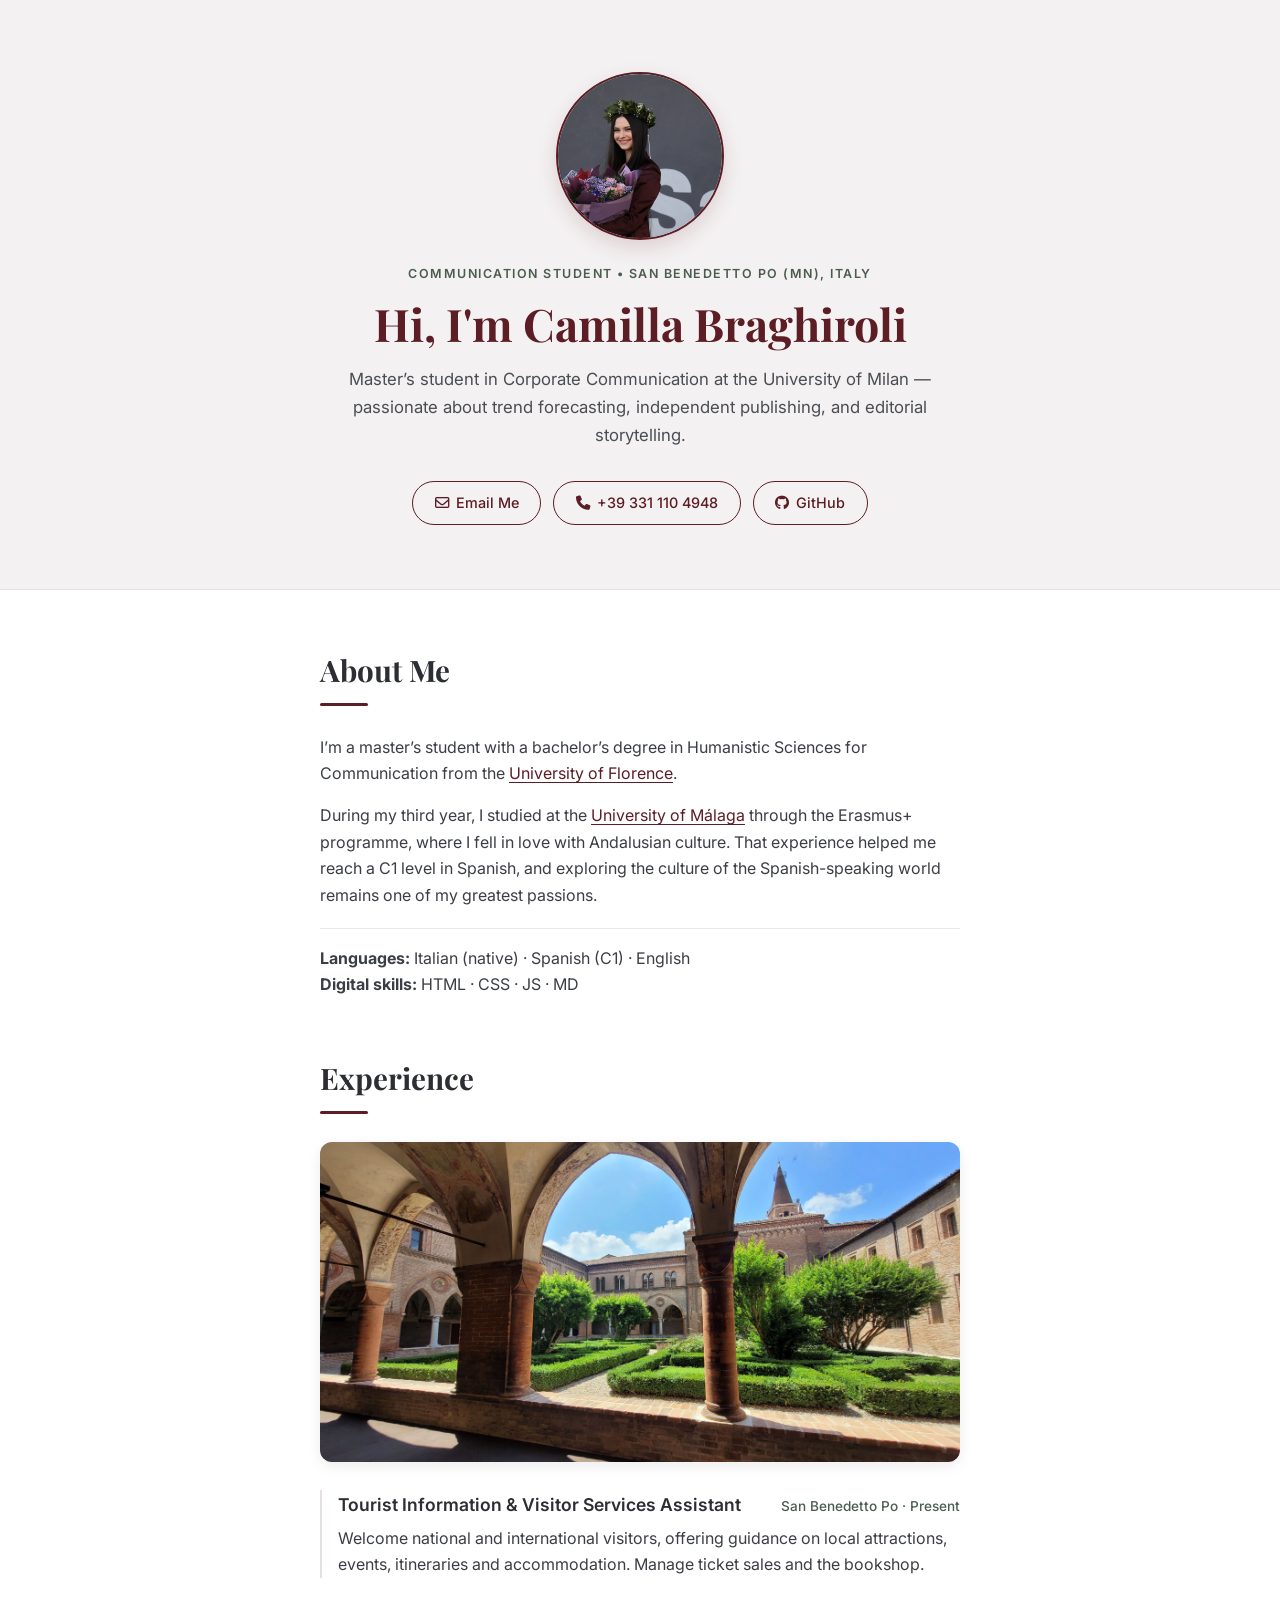
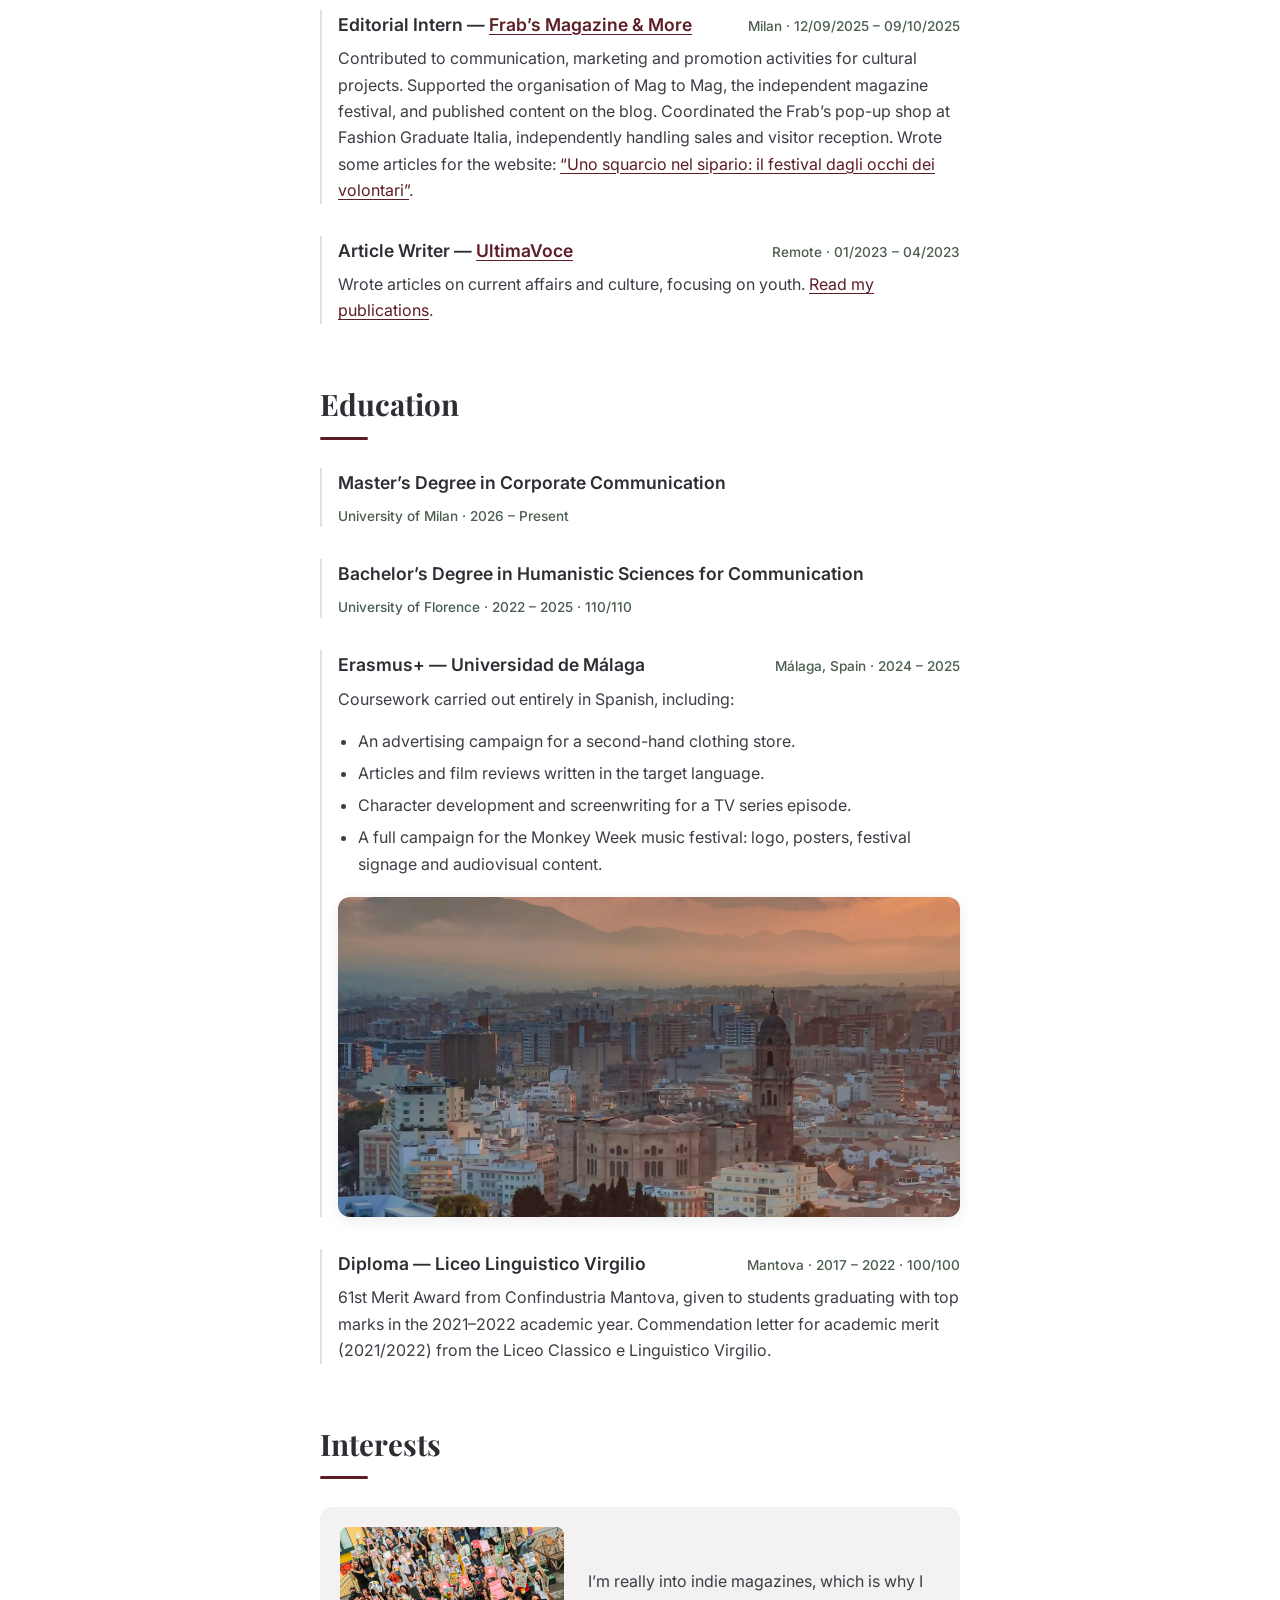
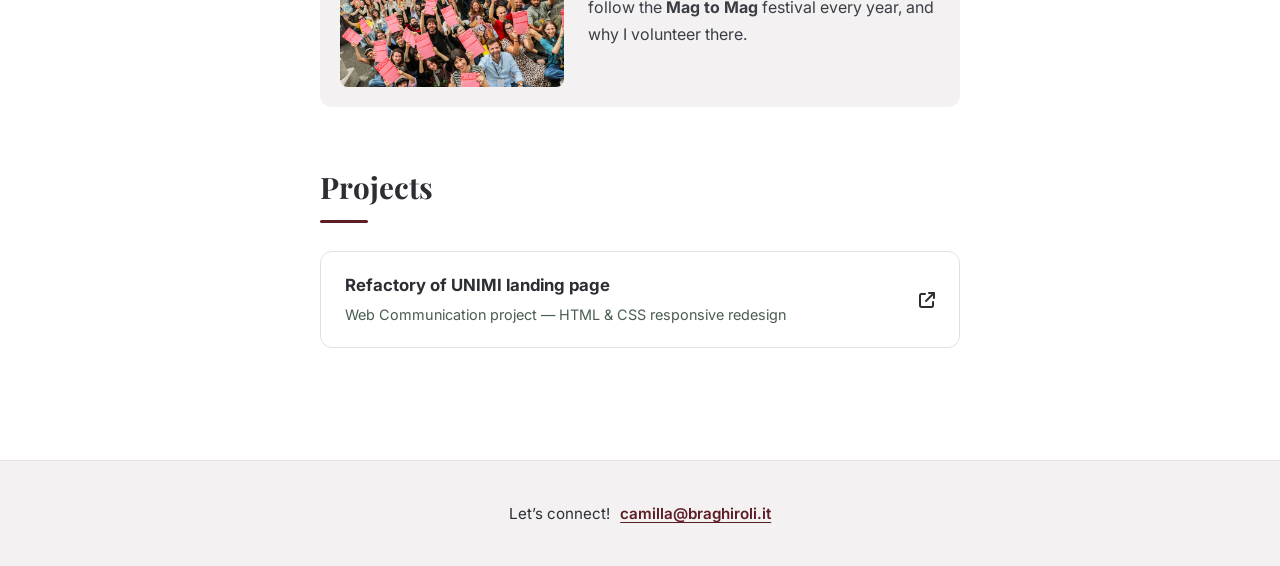
<file: index.html>
<!DOCTYPE html>
<html lang="en">
<head>
    <meta charset="utf-8">
    <meta http-equiv="X-UA-Compatible" content="IE=edge">
    <meta name="viewport" content="width=device-width, initial-scale=1.0">
    <title>Camilla Braghiroli — Portfolio</title>
    <meta name="description" content="Portfolio of Camilla Braghiroli, Communication Student.">
    
    <link rel="stylesheet" href="https://cdnjs.cloudflare.com/ajax/libs/font-awesome/6.5.1/css/all.min.css">
    
    <link rel="preconnect" href="https://fonts.googleapis.com">
    <link rel="preconnect" href="https://fonts.gstatic.com" crossorigin>
    <link href="https://fonts.googleapis.com/css2?family=Inter:wght@400;500;600&family=Playfair+Display:wght@700&display=swap" rel="stylesheet">
    
    <link href="assets/css/portfoliostyle.css" rel="stylesheet" type="text/css">
</head>
<body>


    <header class="hero">
        <div class="hero-container">
            <img src="assets/imgs/graduation.jpg" alt="Camilla at her graduation" class="profile-pic">
            
            <p class="subtitle">COMMUNICATION STUDENT • SAN BENEDETTO PO (MN), ITALY</p>
            
            <h1>Hi, I'm Camilla Braghiroli</h1>
            
            <p class="bio-short">
                Master’s student in Corporate Communication at the University of Milan — passionate about trend forecasting, independent publishing, and editorial storytelling.
            </p>

            <div class="contact-pills">
                <a href="mailto:camilla@braghiroli.it" class="pill-btn"><i class="fa-regular fa-envelope"></i> Email Me</a>
                <a href="tel:+393311104948" class="pill-btn"><i class="fa-solid fa-phone"></i> +39 331 110 4948</a>
                <a href="https://github.com/camillabraghiroli" target="_blank" class="pill-btn"><i class="fa-brands fa-github"></i> GitHub</a>
            </div>
        </div>
    </header>


    <main class="content">

        <section class="section" id="about-me">
            <h2>About Me</h2>
            <div class="accent-line"></div>
            
            <p>
                I’m a master’s student with a bachelor’s degree in Humanistic Sciences for Communication from the <a href="https://www.unifi.it/it/studia-con-noi/corsi-di-laurea/corsi-di-laurea-triennali-e-a-ciclo-unico/scienze-umanistiche-la" target="_blank">University of Florence</a>.
            </p>
            <p>
                During my third year, I studied at the <a href="https://www.uma.es/facultad-de-ciencias-de-la-comunicacion/" target="_blank">University of Málaga</a> through the Erasmus+ programme, where I fell in love with Andalusian culture. That experience helped me reach a C1 level in Spanish, and exploring the culture of the Spanish-speaking world remains one of my greatest passions.
            </p>
            <p class="languages">
                <strong>Languages:</strong> Italian (native) · Spanish (C1) · English 
                <br>
                <strong>Digital skills:</strong> HTML · CSS · JS · MD
            </p>
        </section>

        <section class="section" id="experience">
            <h2>Experience</h2>
            <div class="accent-line"></div>

    
            <div class="section-banner">
                <img src="assets/imgs/sambe.jpg" alt="San Benedetto Po">
            </div>

            <div class="entry">
                <div class="entry-header">
                    <h4>Tourist Information &amp; Visitor Services Assistant</h4>
                    <span class="entry-meta">San Benedetto Po · Present</span>
                </div>
                <p>
                    Welcome national and international visitors, offering guidance on local attractions, events, itineraries and accommodation. Manage ticket sales and the bookshop.
                </p>
            </div>

            <div class="entry">
                <div class="entry-header">
                    <h4>Editorial Intern — <a href="https://frabsmagazines.com/" target="_blank">Frab’s Magazine &amp; More</a></h4>
                    <span class="entry-meta">Milan · 12/09/2025 – 09/10/2025</span>
                </div>
                <p>
                    Contributed to communication, marketing and promotion activities for cultural projects. Supported the organisation of Mag to Mag, the independent magazine festival, and published content on the blog. Coordinated the Frab’s pop-up shop at Fashion Graduate Italia, independently handling sales and visitor reception. Wrote some articles for the website: <a href="https://frabsmagazines.com/blogs/frabs-blog/uno-squarcio-nel-sipario-il-festival-dagli-occhi-dei-volontari?srsltid=AY6E9610JQ4VfFO59u2OWCD90DEHQ1Gjds-zkffYdAkZhxf20WUhtO8T" target="_blank">“Uno squarcio nel sipario: il festival dagli occhi dei volontari”</a>.
                </p>
            </div>

            <div class="entry">
                <div class="entry-header">
                    <h4>Article Writer — <a href="https://www.ultimavoce.it/" target="_blank">UltimaVoce</a></h4>
                    <span class="entry-meta">Remote · 01/2023 – 04/2023</span>
                </div>
                <p>
                    Wrote articles on current affairs and culture, focusing on youth. <a href="https://www.ultimavoce.it/?s=Camilla+Braghiroli" target="_blank">Read my publications</a>.
                </p>
            </div>
        </section>


        <section class="section" id="education">
            <h2>Education</h2>
            <div class="accent-line"></div>

            <div class="entry">
                <div class="entry-header">
                    <h4>Master’s Degree in Corporate Communication</h4>
                    <span class="entry-meta">University of Milan · 2026 – Present</span>
                </div>
            </div>

            <div class="entry">
                <div class="entry-header">
                    <h4>Bachelor’s Degree in Humanistic Sciences for Communication</h4>
                    <span class="entry-meta">University of Florence · 2022 – 2025 · 110/110</span>
                </div>
            </div>

            <div class="entry">
                <div class="entry-header">
                    <h4>Erasmus+ — Universidad de Málaga</h4>
                    <span class="entry-meta">Málaga, Spain · 2024 – 2025</span>
                </div>
                <p>Coursework carried out entirely in Spanish, including:</p>
                <ul class="clean-list">
                    <li>An advertising campaign for a second-hand clothing store.</li>
                    <li>Articles and film reviews written in the target language.</li>
                    <li>Character development and screenwriting for a TV series episode.</li>
                    <li>A full campaign for the Monkey Week music festival: logo, posters, festival signage and audiovisual content.</li>
                </ul>
                <div class="section-banner">
                    <img src="assets/imgs/malaga.webp" alt="Malaga">
                </div>
            </div>

            <div class="entry">
                <div class="entry-header">
                    <h4>Diploma — Liceo Linguistico Virgilio</h4>
                    <span class="entry-meta">Mantova · 2017 – 2022 · 100/100</span>
                </div>
                <p>
                    61st Merit Award from Confindustria Mantova, given to students graduating with top marks in the 2021–2022 academic year. Commendation letter for academic merit (2021/2022) from the Liceo Classico e Linguistico Virgilio.
                </p>
            </div>
        </section>

        <!-- INTERESTS -->
        <section class="section" id="interests">
            <h2>Interests</h2>
            <div class="accent-line"></div>
            
            <div class="media-card">
                <img src="assets/imgs/magtomag.JPG" alt="Mag to Mag festival">
                <p>
                    I’m really into indie magazines, which is why I follow the <strong>Mag to Mag</strong> festival every year, and why I volunteer there.
                </p>
            </div>
        </section>

 
        <section class="section" id="projects">
            <h2>Projects</h2>
            <div class="accent-line"></div>
            
            <a href="https://ale66.github.io/learn-web-playground-2026-27/essays/CamillaBraghiroli/camindex.html" target="_blank" class="project-card">
                <div>
                    <h4>Refactory of UNIMI landing page</h4>
                    <p>Web Communication project — HTML &amp; CSS responsive redesign</p>
                </div>
                <i class="fa-solid fa-arrow-up-right-from-square"></i>
            </a>
        </section>

    </main>

    <!-- FOOTER -->
    <footer class="site-footer">
        <p> Let’s connect! <a href="mailto:camilla@braghiroli.it">camilla@braghiroli.it</a></p>
    </footer>

</body>
</html>
</file>
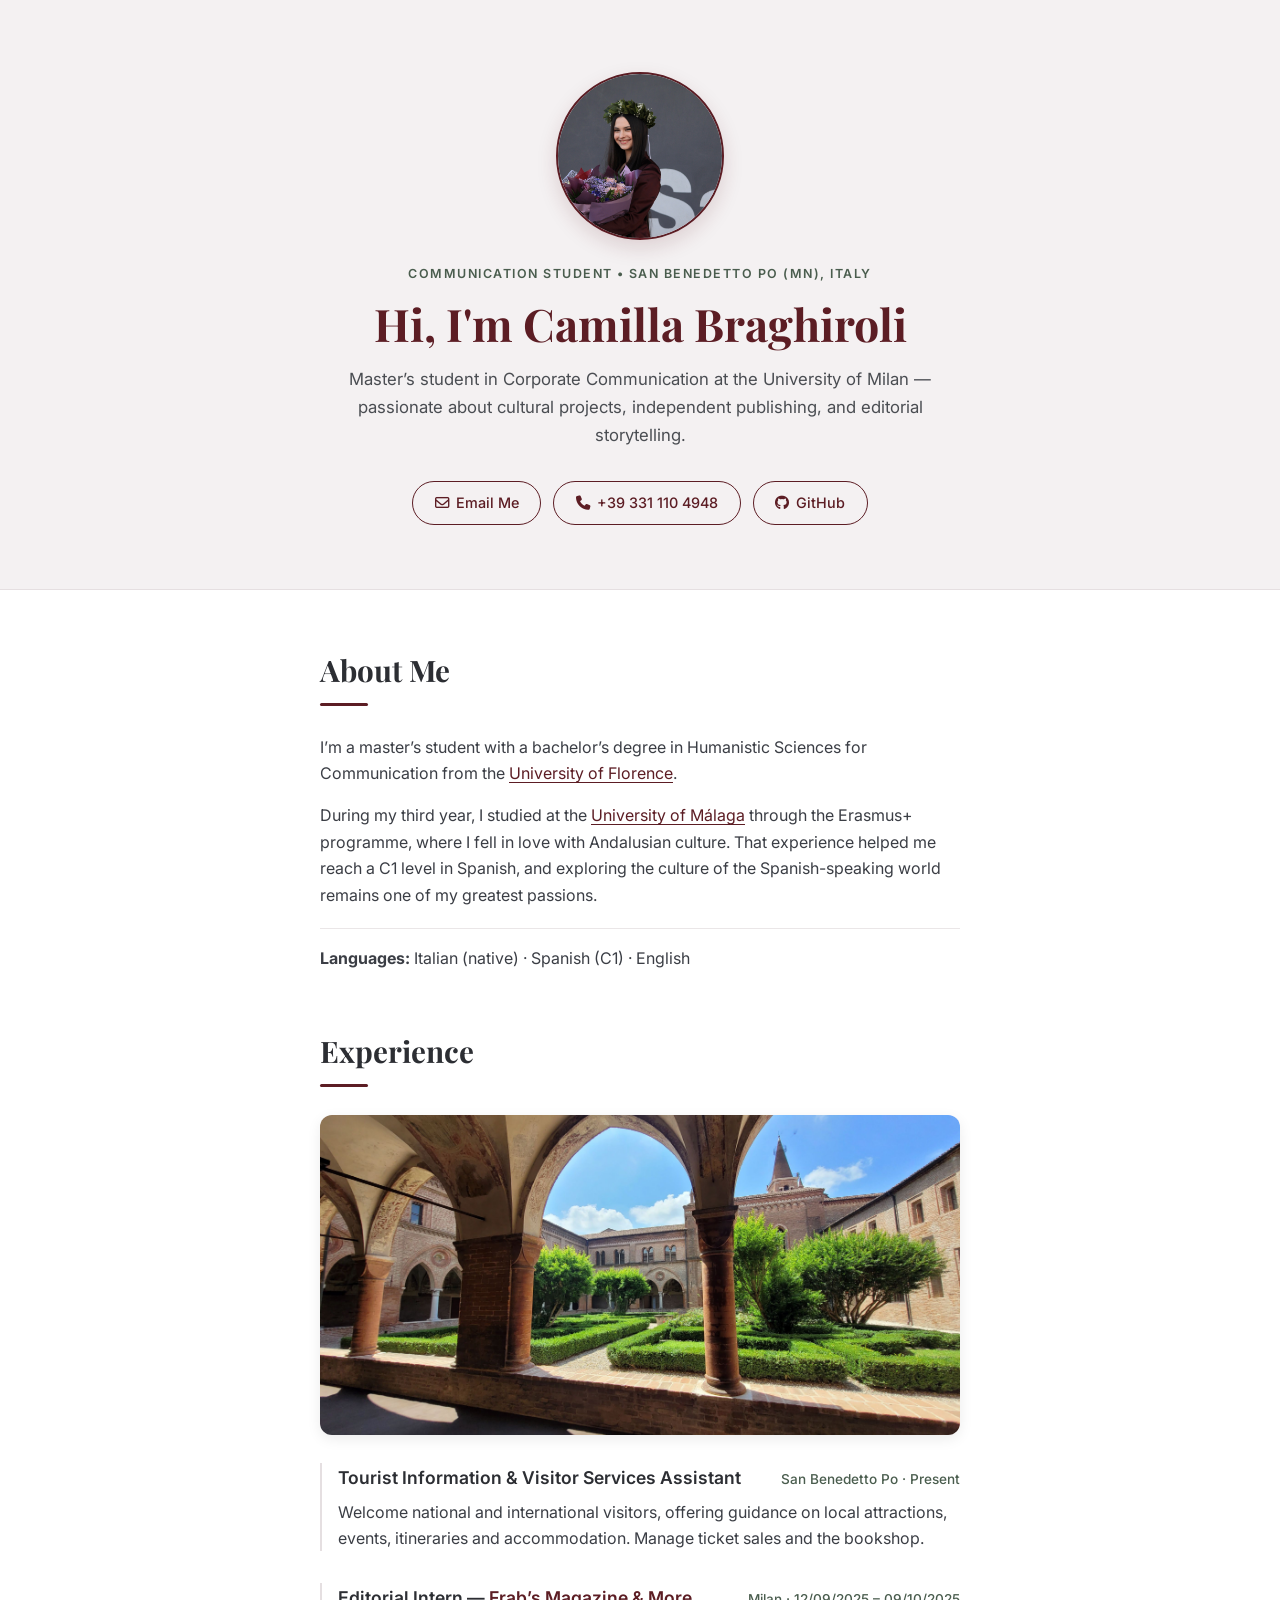
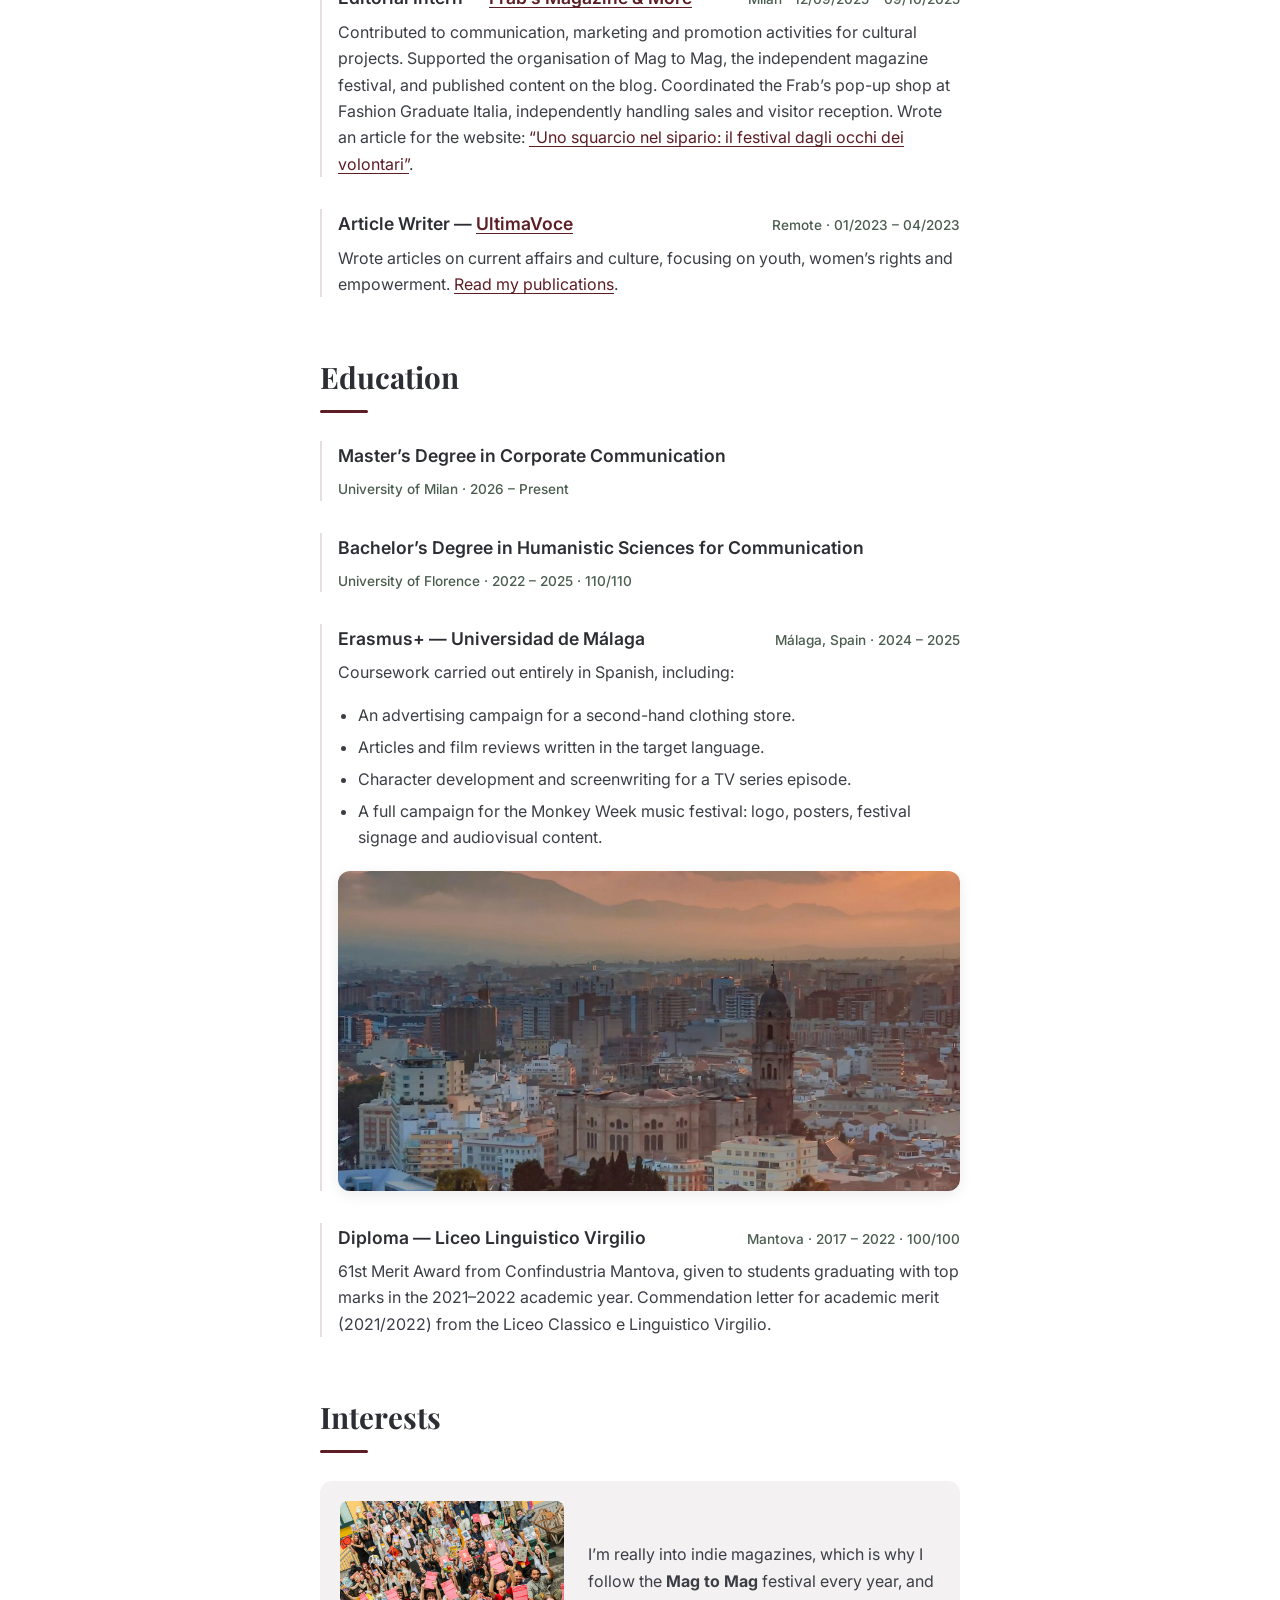
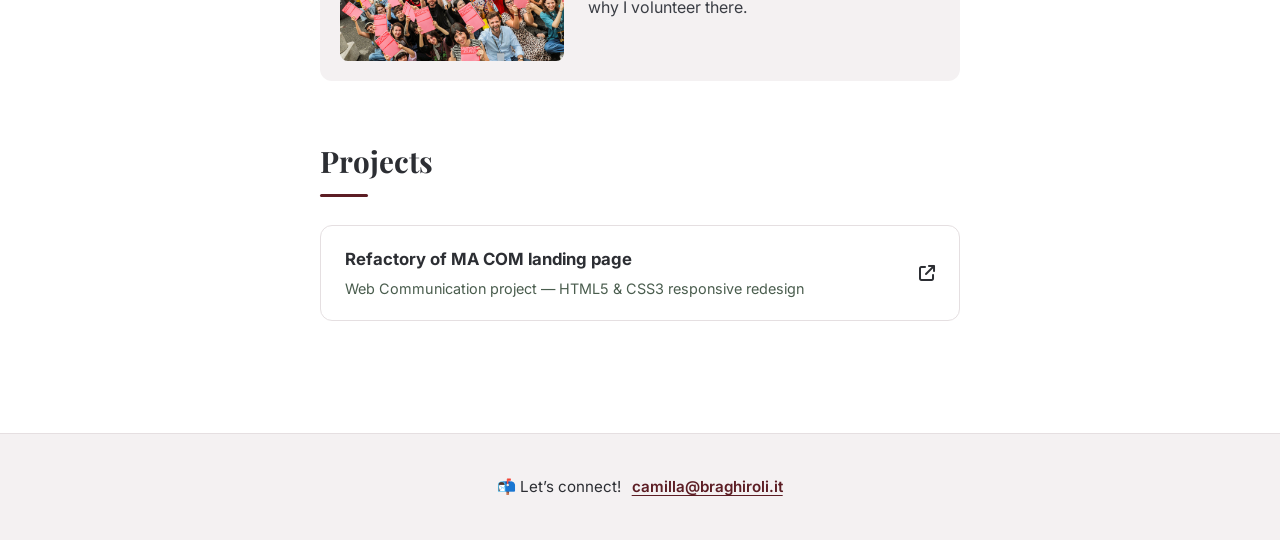
<file: portfolio.html>
<!DOCTYPE html>
<html lang="en">
<head>
    <meta charset="utf-8">
    <meta http-equiv="X-UA-Compatible" content="IE=edge">
    <meta name="viewport" content="width=device-width, initial-scale=1.0">
    <title>Camilla Braghiroli — Portfolio</title>
    <meta name="description" content="Portfolio of Camilla Braghiroli, Communication Student.">
    
    <!-- Icone FontAwesome (già presenti nel tuo codice) -->
    <link rel="stylesheet" href="https://cdnjs.cloudflare.com/ajax/libs/font-awesome/6.5.1/css/all.min.css">
    
    <!-- Font Google per un look elegante -->
    <link rel="preconnect" href="https://fonts.googleapis.com">
    <link rel="preconnect" href="https://fonts.gstatic.com" crossorigin>
    <link href="https://fonts.googleapis.com/css2?family=Inter:wght@400;500;600&family=Playfair+Display:wght@700&display=swap" rel="stylesheet">
    
    <!-- Il tuo foglio di stile -->
    <link href="assets/css/portfoliostyle.css" rel="stylesheet" type="text/css">
</head>
<body>

    <!-- HERO SECTION CENTRATA (come il riferimento) -->
    <header class="hero">
        <div class="hero-container">
            <img src="assets/imgs/graduation.jpg" alt="Camilla at her graduation" class="profile-pic">
            
            <p class="subtitle">COMMUNICATION STUDENT • SAN BENEDETTO PO (MN), ITALY</p>
            
            <h1>Hi, I'm Camilla Braghiroli</h1>
            
            <p class="bio-short">
                Master’s student in Corporate Communication at the University of Milan — passionate about cultural projects, independent publishing, and editorial storytelling.
            </p>

            <div class="contact-pills">
                <a href="mailto:camilla@braghiroli.it" class="pill-btn"><i class="fa-regular fa-envelope"></i> Email Me</a>
                <a href="tel:+393311104948" class="pill-btn"><i class="fa-solid fa-phone"></i> +39 331 110 4948</a>
                <a href="https://github.com/camillabraghiroli" target="_blank" class="pill-btn"><i class="fa-brands fa-github"></i> GitHub</a>
            </div>
        </div>
    </header>

    <!-- CONTENUTO PRINCIPALE -->
    <main class="content">

        <!-- ABOUT ME -->
        <section class="section" id="about-me">
            <h2>About Me</h2>
            <div class="accent-line"></div>
            
            <p>
                I’m a master’s student with a bachelor’s degree in Humanistic Sciences for Communication from the <a href="https://www.unifi.it/it/studia-con-noi/corsi-di-laurea/corsi-di-laurea-triennali-e-a-ciclo-unico/scienze-umanistiche-la" target="_blank">University of Florence</a>.
            </p>
            <p>
                During my third year, I studied at the <a href="https://www.uma.es/facultad-de-ciencias-de-la-comunicacion/" target="_blank">University of Málaga</a> through the Erasmus+ programme, where I fell in love with Andalusian culture. That experience helped me reach a C1 level in Spanish, and exploring the culture of the Spanish-speaking world remains one of my greatest passions.
            </p>
            <p class="languages">
                <strong>Languages:</strong> Italian (native) · Spanish (C1) · English
            </p>
        </section>

        <!-- EXPERIENCE -->
        <section class="section" id="experience">
            <h2>Experience</h2>
            <div class="accent-line"></div>

            <!-- Immagine affiancata/integrata in modo ordinato -->
            <div class="section-banner">
                <img src="assets/imgs/sambe.jpg" alt="San Benedetto Po">
            </div>

            <div class="entry">
                <div class="entry-header">
                    <h4>Tourist Information &amp; Visitor Services Assistant</h4>
                    <span class="entry-meta">San Benedetto Po · Present</span>
                </div>
                <p>
                    Welcome national and international visitors, offering guidance on local attractions, events, itineraries and accommodation. Manage ticket sales and the bookshop.
                </p>
            </div>

            <div class="entry">
                <div class="entry-header">
                    <h4>Editorial Intern — <a href="https://frabsmagazines.com/" target="_blank">Frab’s Magazine &amp; More</a></h4>
                    <span class="entry-meta">Milan · 12/09/2025 – 09/10/2025</span>
                </div>
                <p>
                    Contributed to communication, marketing and promotion activities for cultural projects. Supported the organisation of Mag to Mag, the independent magazine festival, and published content on the blog. Coordinated the Frab’s pop-up shop at Fashion Graduate Italia, independently handling sales and visitor reception. Wrote an article for the website: <a href="https://frabsmagazines.com/blogs/frabs-blog/uno-squarcio-nel-sipario-il-festival-dagli-occhi-dei-volontari?srsltid=AY6E9610JQ4VfFO59u2OWCD90DEHQ1Gjds-zkffYdAkZhxf20WUhtO8T" target="_blank">“Uno squarcio nel sipario: il festival dagli occhi dei volontari”</a>.
                </p>
            </div>

            <div class="entry">
                <div class="entry-header">
                    <h4>Article Writer — <a href="https://www.ultimavoce.it/" target="_blank">UltimaVoce</a></h4>
                    <span class="entry-meta">Remote · 01/2023 – 04/2023</span>
                </div>
                <p>
                    Wrote articles on current affairs and culture, focusing on youth, women’s rights and empowerment. <a href="https://www.ultimavoce.it/?s=Camilla+Braghiroli" target="_blank">Read my publications</a>.
                </p>
            </div>
        </section>

        <!-- EDUCATION -->
        <section class="section" id="education">
            <h2>Education</h2>
            <div class="accent-line"></div>

            <div class="entry">
                <div class="entry-header">
                    <h4>Master’s Degree in Corporate Communication</h4>
                    <span class="entry-meta">University of Milan · 2026 – Present</span>
                </div>
            </div>

            <div class="entry">
                <div class="entry-header">
                    <h4>Bachelor’s Degree in Humanistic Sciences for Communication</h4>
                    <span class="entry-meta">University of Florence · 2022 – 2025 · 110/110</span>
                </div>
            </div>

            <div class="entry">
                <div class="entry-header">
                    <h4>Erasmus+ — Universidad de Málaga</h4>
                    <span class="entry-meta">Málaga, Spain · 2024 – 2025</span>
                </div>
                <p>Coursework carried out entirely in Spanish, including:</p>
                <ul class="clean-list">
                    <li>An advertising campaign for a second-hand clothing store.</li>
                    <li>Articles and film reviews written in the target language.</li>
                    <li>Character development and screenwriting for a TV series episode.</li>
                    <li>A full campaign for the Monkey Week music festival: logo, posters, festival signage and audiovisual content.</li>
                </ul>
                <div class="section-banner">
                    <img src="assets/imgs/malaga.webp" alt="Malaga">
                </div>
            </div>

            <div class="entry">
                <div class="entry-header">
                    <h4>Diploma — Liceo Linguistico Virgilio</h4>
                    <span class="entry-meta">Mantova · 2017 – 2022 · 100/100</span>
                </div>
                <p>
                    61st Merit Award from Confindustria Mantova, given to students graduating with top marks in the 2021–2022 academic year. Commendation letter for academic merit (2021/2022) from the Liceo Classico e Linguistico Virgilio.
                </p>
            </div>
        </section>

        <!-- INTERESTS -->
        <section class="section" id="interests">
            <h2>Interests</h2>
            <div class="accent-line"></div>
            
            <div class="media-card">
                <img src="assets/imgs/magtomag.JPG" alt="Mag to Mag festival">
                <p>
                    I’m really into indie magazines, which is why I follow the <strong>Mag to Mag</strong> festival every year, and why I volunteer there.
                </p>
            </div>
        </section>

        <!-- PROJECTS -->
        <section class="section" id="projects">
            <h2>Projects</h2>
            <div class="accent-line"></div>
            
            <a href="https://ale66.github.io/learn-web-playground-2026-27/essays/CamillaBraghiroli/camindex.html" target="_blank" class="project-card">
                <div>
                    <h4>Refactory of MA COM landing page</h4>
                    <p>Web Communication project — HTML5 &amp; CSS3 responsive redesign</p>
                </div>
                <i class="fa-solid fa-arrow-up-right-from-square"></i>
            </a>
        </section>

    </main>

    <!-- FOOTER -->
    <footer class="site-footer">
        <p>📬 Let’s connect! <a href="mailto:camilla@braghiroli.it">camilla@braghiroli.it</a></p>
    </footer>

</body>
</html>
</file>
<file: assets/css/portfoliostyle.css>
* {
    box-sizing: border-box;
    margin: 0;
    padding: 0;
}

img {
    max-width: 100%;
    height: auto;
    display: block;
}

body {
    font-family: 'Inter', sans-serif;
    color: #2C2E33;
    background-color: #FFFFFF;
    line-height: 1.65;
}

a {
    color: #5C1D24;
    text-decoration: underline;
    text-underline-offset: 3px;
    transition: color 0.2s ease;
}

a:hover {
    color: #4A5D4E;
}


.hero {
    background-color: #F4F1F2;
    padding: 4.5rem 5% 4rem;
    text-align: center;
    border-bottom: 1px solid #E5DFE1;
}

.hero-container {
    max-width: 48rem;
    margin: 0 auto;
}

.profile-pic {
    width: 10.5rem;
    height: 10.5rem;
    border-radius: 50%;
    object-fit: cover;
    object-position: center 15%; 
    border: 2px solid #5C1D24; 
    box-shadow: 0 8px 20px rgba(92, 29, 36, 0.15);
    margin: 0 auto 1.5rem;
}

.subtitle {
    font-size: 0.78rem;
    font-weight: 600;
    letter-spacing: 0.12em;
    color: #4A5D4E; 
    text-transform: uppercase;
    margin-bottom: 0.75rem;
}

.hero h1 {
    font-family: 'Playfair Display', serif;
    font-size: 2.8rem;
    color: #5C1D24;
    margin-bottom: 1rem;
    line-height: 1.2;
}

.bio-short {
    font-size: 1.05rem;
    color: #4A4D52;
    max-width: 38rem;
    margin: 0 auto 2rem;
}


.contact-pills {
    display: flex;
    flex-wrap: wrap;
    justify-content: center;
    gap: 0.75rem;
}

.pill-btn {
    display: inline-flex;
    align-items: center;
    gap: 0.45rem;
    padding: 0.55rem 1.35rem;
    border: 1.5px solid #5C1D24;
    border-radius: 999px;
    color: #5C1D24;
    text-decoration: none;
    font-size: 0.9rem;
    font-weight: 500;
    background-color: transparent;
    transition: all 0.2s ease;
}

.pill-btn:hover {
    background-color: #5C1D24;
    color: #FFFFFF;
}


.content {
    max-width: 48rem;
    margin: 0 auto;
    padding: 3.5rem 5%;
}

.section {
    margin-bottom: 3.5rem;
}

.section h2 {
    font-family: 'Playfair Display', serif;
    font-size: 1.85rem;
    color: #2C2E33;
    margin-bottom: 0.5rem;
}

.accent-line {
    width: 3rem;
    height: 3px;
    background-color: #5C1D24;
    margin-bottom: 1.75rem;
    border-radius: 2px;
}

.section p {
    margin-bottom: 1rem;
    font-size: 1rem;
    color: #3B3E45;
}

.languages {
    margin-top: 1.25rem;
    padding-top: 1rem;
    border-top: 1px solid #EAE6E7;
    color: #4A5D4E;
}


.entry {
    margin-bottom: 2rem;
    padding-left: 1rem;
    border-left: 2px solid #E5DFE1;
}

.entry:hover {
    border-left-color: #5C1D24;
}

.entry-header {
    display: flex;
    justify-content: space-between;
    align-items: baseline;
    flex-wrap: wrap;
    gap: 0.5rem;
    margin-bottom: 0.4rem;
}

.entry-header h4 {
    font-size: 1.1rem;
    font-weight: 600;
    color: #2C2E33;
}

.entry-meta {
    font-size: 0.85rem;
    font-weight: 500;
    color: #4A5D4E;
}

.clean-list {
    margin: 0.5rem 0 1rem 1.25rem;
    color: #3B3E45;
}

.clean-list li {
    margin-bottom: 0.35rem;
}


.section-banner {
    margin: 1.25rem 0 1.75rem;
}

.section-banner img {
    width: 100%;
    max-height: 20rem;
    object-fit: cover;
    border-radius: 12px;
    box-shadow: 0 4px 14px rgba(0, 0, 0, 0.08);
}


.media-card {
    display: flex;
    align-items: center;
    gap: 1.5rem;
    background-color: #F4F1F2;
    padding: 1.25rem;
    border-radius: 12px;
}

.media-card img {
    width: 14rem;
    height: 10rem;
    object-fit: cover;
    border-radius: 8px;
    flex-shrink: 0;
}

.media-card p {
    margin-bottom: 0;
}


.project-card {
    display: flex;
    justify-content: space-between;
    align-items: center;
    padding: 1.25rem 1.5rem;
    border: 1.5px solid #E5DFE1;
    border-radius: 12px;
    text-decoration: none;
    color: #2C2E33;
    transition: all 0.2s ease;
}

.project-card:hover {
    border-color: #5C1D24;
    background-color: #F4F1F2;
    color: #5C1D24;
}

.project-card h4 {
    font-size: 1.05rem;
    margin-bottom: 0.2rem;
}

.project-card p {
    margin: 0;
    font-size: 0.9rem;
    color: #4A5D4E;
}


.site-footer {
    background-color: #F4F1F2;
    border-top: 1px solid #E5DFE1;
    text-align: center;
    padding: 2.5rem 5%;
    font-size: 0.95rem;
    color: #2C2E33;
}

.site-footer a {
    font-weight: 600;
    margin-left: 0.4rem;
}


@media (max-width: 700px) {
    .hero {
        padding: 3rem 5%;
    }

    .hero h1 {
        font-size: 2.1rem;
    }

    .profile-pic {
        width: 8.5rem;
        height: 8.5rem;
    }

    .contact-pills {
        flex-direction: column;
        align-items: center;
    }

    .pill-btn {
        width: 85%;
        justify-content: center;
    }

    .entry-header {
        flex-direction: column;
        gap: 0.15rem;
    }

    .media-card {
        flex-direction: column;
        text-align: left;
    }

    .media-card img {
        width: 100%;
        height: 13rem;
    }
}
</file>
